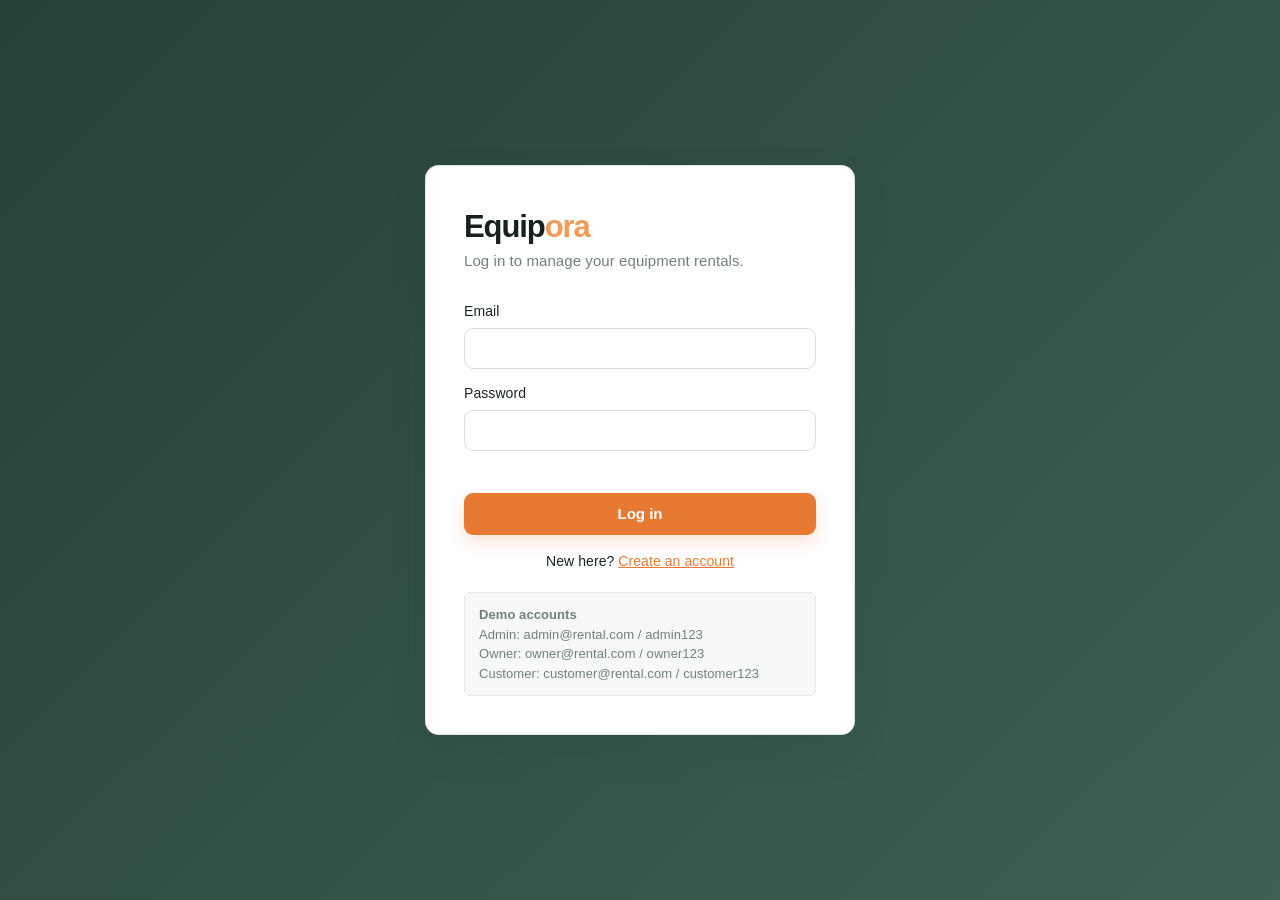
<file: index.html>
<!DOCTYPE html>
<html lang="en">
<head>
  <meta charset="UTF-8">
  <meta name="viewport" content="width=device-width, initial-scale=1">
  <title>Equipora - Equipment Rental Manager</title>
  <link rel="stylesheet" href="css/style.css">
</head>
<body>
  <div class="app">

    <!-- Sidebar navigation -->
    <aside class="sidebar" id="sidebar">
      <div class="brand">Equip<span>ora</span></div>

      <nav>
        <button class="nav-link" data-page="dashboard" data-roles="admin owner customer">
          <svg class="icon" viewBox="0 0 24 24"><path d="M3 3h7v7H3zM14 3h7v7h-7zM14 14h7v7h-7zM3 14h7v7H3z"/></svg>
          Dashboard
        </button>
        <button class="nav-link" data-page="equipment" data-roles="admin owner customer">
          <svg class="icon" viewBox="0 0 24 24"><path d="M21 8l-9-5-9 5v8l9 5 9-5zM3 8l9 5 9-5M12 13v8"/></svg>
          Equipment
        </button>
        <button class="nav-link" data-page="bookings" data-roles="admin owner customer">
          <svg class="icon" viewBox="0 0 24 24"><path d="M3 5h18v16H3zM3 10h18M8 3v4M16 3v4"/></svg>
          <span id="bookingsLabel">Rentals</span>
        </button>
        <button class="nav-link" data-page="users" data-roles="admin">
          <svg class="icon" viewBox="0 0 24 24"><path d="M16 21v-2a4 4 0 0 0-4-4H6a4 4 0 0 0-4 4v2M9 11a4 4 0 1 0 0-8 4 4 0 0 0 0 8zM22 21v-2a4 4 0 0 0-3-3.9M16 3.1a4 4 0 0 1 0 7.8"/></svg>
          Users
        </button>
        <button class="nav-link" data-page="reports" data-roles="admin owner">
          <svg class="icon" viewBox="0 0 24 24"><path d="M5 21V10M12 21V4M19 21v-8"/></svg>
          Reports
        </button>
      </nav>

      <div class="sidebar-footer">
        <p class="user-name" id="userName"></p>
        <p class="user-role" id="userRole"></p>
        <button class="btn small full" id="logoutBtn">Log out</button>
      </div>
    </aside>

    <div class="main">
      <header class="topbar">
        <button class="menu-btn" id="menuBtn" aria-label="Open menu">&#9776;</button>
        <h1 id="pageTitle">Dashboard</h1>
      </header>

      <main class="content">

        <!-- Dashboard -->
        <section class="page" id="dashboard">
          <section class="welcome-hero">
            <div class="hero-copy">
              <span class="eyebrow">EQUIPMENT, WHEN YOU NEED IT</span>
              <h2>Build your next big idea with the right tools.</h2>
              <p>Find dependable equipment from trusted owners and keep every rental moving in one simple workspace.</p>
              <button class="btn primary hero-btn" id="browseEquipmentBtn">Browse equipment <span aria-hidden="true">→</span></button>
            </div>
            <div class="hero-art" aria-hidden="true">
              <div class="hero-glow"></div>
              <span class="hero-shape shape-one"></span>
              <span class="hero-shape shape-two"></span>
              <span class="hero-line"></span>
              <span class="hero-badge">01 <small>RENT SMART</small></span>
            </div>
          </section>
          <div class="cards" id="statCards"></div>
          <div class="section-heading">
            <div>
              <span class="eyebrow">KEEP AN EYE ON YOUR WORK</span>
              <h2>Recent rentals</h2>
            </div>
            <button class="text-btn" id="viewRentalsBtn">View all rentals <span aria-hidden="true">→</span></button>
          </div>
          <div class="table-wrap">
            <table>
              <thead>
                <tr><th>Equipment</th><th>Customer</th><th>Dates</th><th>Status</th></tr>
              </thead>
              <tbody id="recentBody"></tbody>
            </table>
          </div>
        </section>

        <!-- Equipment list -->
        <section class="page hidden" id="equipment">
          <div class="toolbar">
            <input type="search" id="searchInput" placeholder="Search equipment by name">
            <select id="categoryFilter"></select>
            <select id="availabilityFilter">
              <option value="">All availability</option>
              <option value="available">Available</option>
              <option value="unavailable">Unavailable</option>
            </select>
            <select id="sortPrice">
              <option value="">Sort by price</option>
              <option value="low">Low to high</option>
              <option value="high">High to low</option>
            </select>
            <button class="btn primary" id="addEquipmentBtn">Add equipment</button>
          </div>
          <div class="equipment-grid" id="equipmentGrid"></div>
          <p class="empty hidden" id="noResults">No equipment matches your search.</p>
        </section>

        <!-- Rentals / bookings -->
        <section class="page hidden" id="bookings">
          <div class="toolbar">
            <select id="statusFilter">
              <option value="">All statuses</option>
              <option>Pending</option>
              <option>Approved</option>
              <option>Rejected</option>
              <option>Active</option>
              <option>Completed</option>
              <option>Cancelled</option>
            </select>
          </div>
          <div class="table-wrap">
            <table>
              <thead>
                <tr><th>Equipment</th><th>Customer</th><th>Dates</th><th>Total</th><th>Status</th><th>Actions</th></tr>
              </thead>
              <tbody id="bookingsBody"></tbody>
            </table>
          </div>
          <p class="empty hidden" id="noBookings">No rentals found.</p>
        </section>

        <!-- Users (admin only) -->
        <section class="page hidden" id="users">
          <div class="table-wrap">
            <table>
              <thead>
                <tr><th>Name</th><th>Email</th><th>Role</th><th>Actions</th></tr>
              </thead>
              <tbody id="usersBody"></tbody>
            </table>
          </div>
        </section>

        <!-- Reports -->
        <section class="page hidden" id="reports">
          <div class="cards" id="reportCards"></div>
          <h2>Most rented equipment</h2>
          <div class="table-wrap">
            <table>
              <thead>
                <tr><th>Equipment</th><th>Times rented</th></tr>
              </thead>
              <tbody id="mostRentedBody"></tbody>
            </table>
          </div>
        </section>

      </main>
    </div>
  </div>

  <!-- Add / edit equipment form -->
  <dialog id="equipmentDialog">
    <form id="equipmentForm" novalidate>
      <h2 id="equipmentFormTitle">Add equipment</h2>
      <input type="hidden" id="eqId">

      <label>Equipment name
        <input type="text" id="eqName">
      </label>
      <label>Category
        <select id="eqCategory"></select>
      </label>
      <label>Description
        <textarea id="eqDescription" rows="3"></textarea>
      </label>
      <div class="form-row">
        <label>Price per day
          <input type="number" id="eqPrice" min="1">
        </label>
        <label>Quantity
          <input type="number" id="eqQuantity" min="0">
        </label>
      </div>
      <label>Availability
        <select id="eqAvailable">
          <option value="yes">Available</option>
          <option value="no">Unavailable</option>
        </select>
      </label>
      <label>Image (optional, under 500 KB)
        <input type="file" id="eqImage" accept="image/*">
      </label>

      <p class="form-error" id="equipmentError"></p>
      <div class="dialog-actions">
        <button type="button" class="btn" data-close>Cancel</button>
        <button type="submit" class="btn primary">Save equipment</button>
      </div>
    </form>
  </dialog>

  <!-- Equipment details -->
  <dialog id="detailsDialog">
    <div id="detailsContent"></div>
    <div class="dialog-actions">
      <button type="button" class="btn" data-close>Close</button>
    </div>
  </dialog>

  <!-- Rental request form -->
  <dialog id="rentDialog">
    <form id="rentForm" novalidate>
      <h2>Rental request</h2>
      <p class="note" id="rentEquipmentName"></p>
      <input type="hidden" id="rentEquipmentId">

      <label>Start date
        <input type="date" id="startDate">
      </label>
      <label>End date
        <input type="date" id="endDate">
      </label>
      <p class="note" id="rentTotal"></p>

      <p class="form-error" id="rentError"></p>
      <div class="dialog-actions">
        <button type="button" class="btn" data-close>Cancel</button>
        <button type="submit" class="btn primary">Send request</button>
      </div>
    </form>
  </dialog>

  <script src="js/main.js"></script>
  <script src="js/auth.js"></script>
  <script src="js/equipment.js"></script>
  <script src="js/bookings.js"></script>
  <script src="js/dashboard.js"></script>
</body>
</html>
</file>
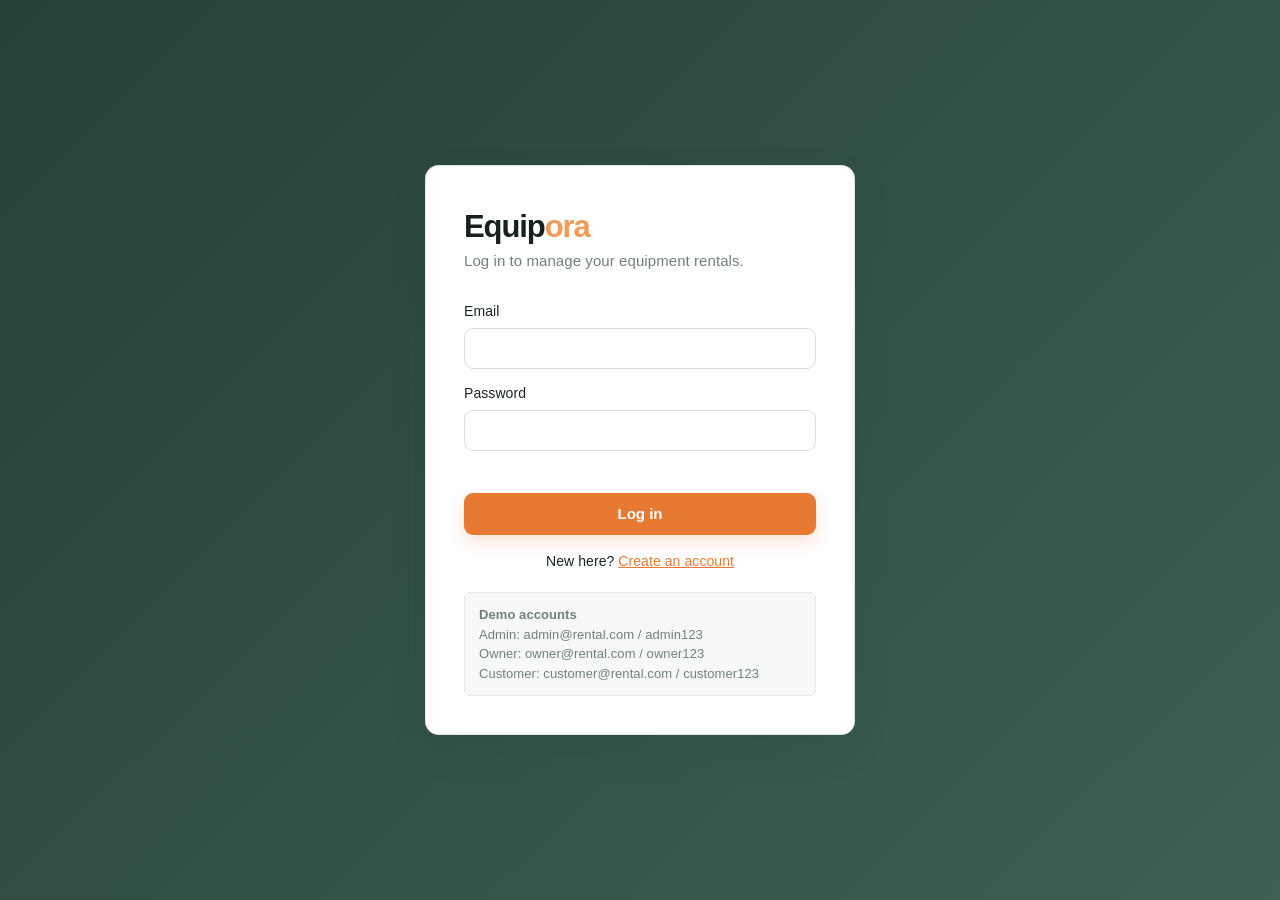
<file: login.html>
<!DOCTYPE html>
<html lang="en">
<head>
  <meta charset="UTF-8">
  <meta name="viewport" content="width=device-width, initial-scale=1">
  <title>Log in - Equipora</title>
  <link rel="stylesheet" href="css/style.css">
</head>
<body class="auth-page">
  <main class="auth-box">
    <h1 class="auth-brand">Equip<span>ora</span></h1>
    <p class="auth-subtitle">Log in to manage your equipment rentals.</p>

    <form id="loginForm" novalidate>
      <label>Email
        <input type="email" id="email" autocomplete="email">
      </label>
      <label>Password
        <input type="password" id="password" autocomplete="current-password">
      </label>
      <p class="form-error" id="formError"></p>
      <button type="submit" class="btn primary full">Log in</button>
    </form>

    <p class="auth-switch">New here? <a href="register.html">Create an account</a></p>

    <div class="demo-box">
      <strong>Demo accounts</strong>
      <p>Admin: admin@rental.com / admin123</p>
      <p>Owner: owner@rental.com / owner123</p>
      <p>Customer: customer@rental.com / customer123</p>
    </div>
  </main>

  <script src="js/main.js"></script>
  <script src="js/auth.js"></script>
</body>
</html>
</file>
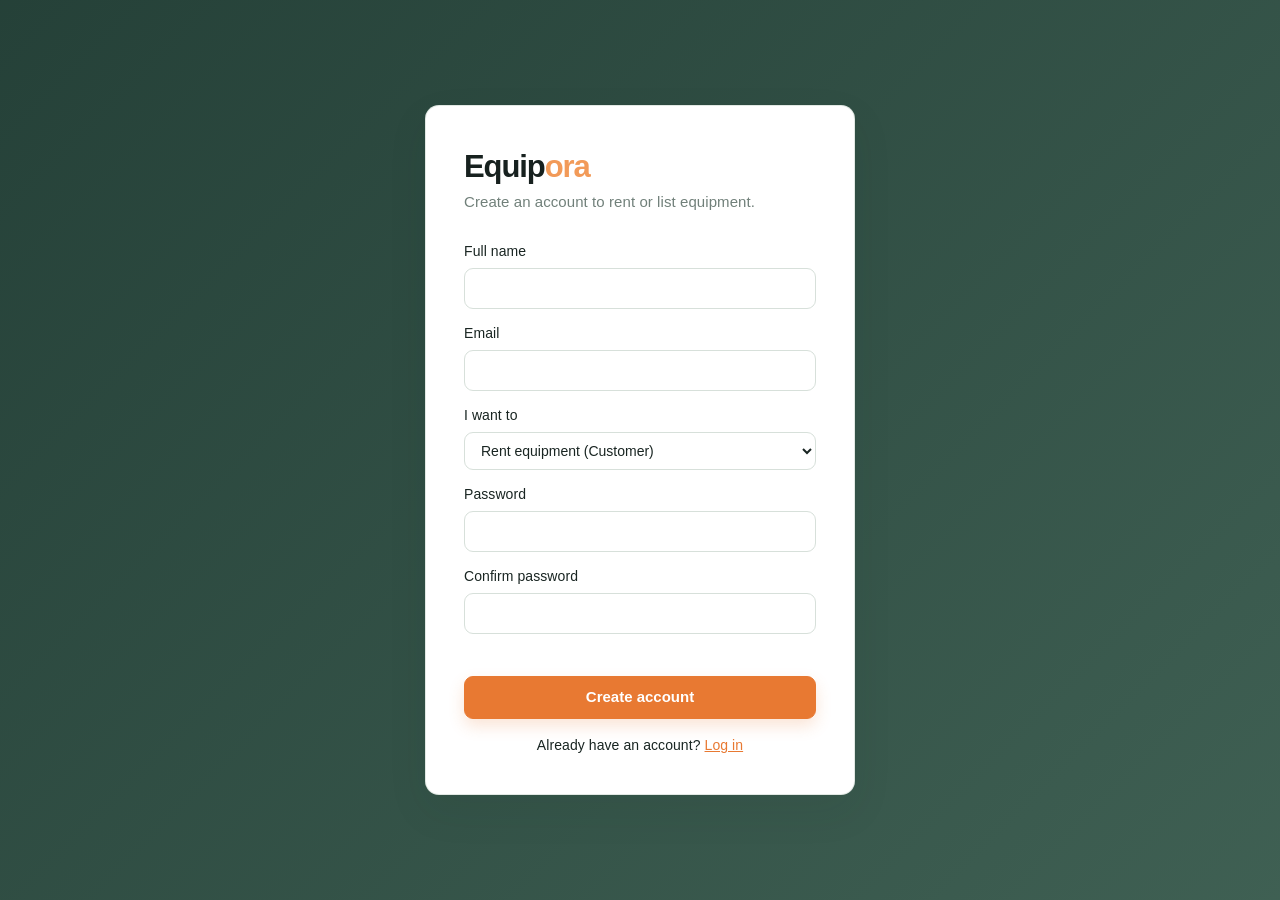
<file: register.html>
<!DOCTYPE html>
<html lang="en">
<head>
  <meta charset="UTF-8">
  <meta name="viewport" content="width=device-width, initial-scale=1">
  <title>Create account - Equipora</title>
  <link rel="stylesheet" href="css/style.css">
</head>
<body class="auth-page">
  <main class="auth-box">
    <h1 class="auth-brand">Equip<span>ora</span></h1>
    <p class="auth-subtitle">Create an account to rent or list equipment.</p>

    <form id="registerForm" novalidate>
      <label>Full name
        <input type="text" id="name" autocomplete="name">
      </label>
      <label>Email
        <input type="email" id="email" autocomplete="email">
      </label>
      <label>I want to
        <select id="role">
          <option value="customer">Rent equipment (Customer)</option>
          <option value="owner">List my equipment (Owner)</option>
        </select>
      </label>
      <label>Password
        <input type="password" id="password" autocomplete="new-password">
      </label>
      <label>Confirm password
        <input type="password" id="confirmPassword" autocomplete="new-password">
      </label>
      <p class="form-error" id="formError"></p>
      <button type="submit" class="btn primary full">Create account</button>
    </form>

    <p class="auth-switch">Already have an account? <a href="login.html">Log in</a></p>
  </main>

  <script src="js/main.js"></script>
  <script src="js/auth.js"></script>
</body>
</html>
</file>
<file: css/style.css>
/* ---------- Basic setup ---------- */
* {
  box-sizing: border-box;
  margin: 0;
  padding: 0;
}

:root {
  --sidebar: #1f2933;
  --accent: #b45f06;
  --accent-dark: #8f4a04;
  --text: #1f2933;
  --muted: #6b7785;
  --border: #e2e6ea;
  --bg: #f4f5f7;
  --danger: #b42318;
  --success: #1a7f45;
}

body {
  font-family: "Segoe UI", Roboto, Arial, sans-serif;
  font-size: 15px;
  line-height: 1.5;
  color: var(--text);
  background: var(--bg);
}

h1 { font-size: 22px; }
h2 { font-size: 18px; margin-bottom: 12px; }
a { color: var(--accent); }

.hidden { display: none !important; }

/* ---------- Layout ---------- */
.app { display: flex; min-height: 100vh; }

.sidebar {
  width: 240px;
  background: var(--sidebar);
  color: #cbd2d9;
  display: flex;
  flex-direction: column;
  position: fixed;
  top: 0;
  bottom: 0;
  left: 0;
  z-index: 20;
  transition: transform 0.25s;
}

.brand {
  padding: 22px 20px;
  font-size: 22px;
  font-weight: 700;
  color: #fff;
}

.brand span, .auth-brand span { color: #f0a04b; }

.nav-link {
  display: flex;
  align-items: center;
  gap: 10px;
  width: 100%;
  padding: 11px 20px;
  background: none;
  border: none;
  border-left: 3px solid transparent;
  color: #cbd2d9;
  font: inherit;
  text-align: left;
  cursor: pointer;
  transition: background 0.2s;
}

.nav-link:hover { background: rgba(255, 255, 255, 0.07); }

.nav-link.active {
  color: #fff;
  background: rgba(255, 255, 255, 0.1);
  border-left-color: #f0a04b;
}

.icon {
  width: 18px;
  height: 18px;
  fill: none;
  stroke: currentColor;
  stroke-width: 2;
  stroke-linecap: round;
  stroke-linejoin: round;
}

.sidebar-footer {
  margin-top: auto;
  padding: 16px 20px;
  border-top: 1px solid rgba(255, 255, 255, 0.1);
}

.user-name { color: #fff; font-weight: 600; }
.user-role { font-size: 13px; margin-bottom: 10px; }

.main { margin-left: 240px; flex: 1; min-width: 0; }

.topbar {
  display: flex;
  align-items: center;
  gap: 12px;
  padding: 14px 24px;
  background: #fff;
  border-bottom: 1px solid var(--border);
  position: sticky;
  top: 0;
  z-index: 10;
}

.menu-btn {
  display: none;
  background: none;
  border: none;
  font-size: 24px;
  cursor: pointer;
}

.content { padding: 24px; }

/* ---------- Cards and tables ---------- */
.cards {
  display: grid;
  grid-template-columns: repeat(auto-fit, minmax(170px, 1fr));
  gap: 16px;
  margin-bottom: 28px;
}

.card {
  background: #fff;
  border: 1px solid var(--border);
  border-left: 4px solid var(--accent);
  border-radius: 6px;
  padding: 16px 18px;
}

.card-label { color: var(--muted); font-size: 14px; }
.card-value { font-size: 28px; font-weight: 600; }

.table-wrap {
  background: #fff;
  border: 1px solid var(--border);
  border-radius: 6px;
  overflow-x: auto;
  margin-bottom: 20px;
}

table { width: 100%; border-collapse: collapse; min-width: 620px; }

th, td {
  text-align: left;
  padding: 12px 14px;
  border-bottom: 1px solid var(--border);
  font-size: 14px;
}

th { background: #f9fafb; color: var(--muted); font-weight: 600; }
tr:last-child td { border-bottom: none; }
td .btn { margin: 2px 4px 2px 0; }

.empty { text-align: center; color: var(--muted); padding: 40px 0; }

/* ---------- Status badges ---------- */
.badge {
  display: inline-block;
  padding: 2px 10px;
  border-radius: 12px;
  font-size: 13px;
  font-weight: 500;
}

.badge.pending { background: #fef3c7; color: #92400e; }
.badge.approved { background: #dbeafe; color: #1e40af; }
.badge.rejected, .badge.unavailable { background: #fee2e2; color: #991b1b; }
.badge.active, .badge.available { background: #dcfce7; color: #166534; }
.badge.completed { background: #e5e7eb; color: #374151; }
.badge.cancelled { background: #f3f4f6; color: #6b7280; }

/* ---------- Buttons and forms ---------- */
.btn {
  display: inline-block;
  padding: 9px 16px;
  background: #fff;
  color: var(--text);
  border: 1px solid #cbd2d9;
  border-radius: 6px;
  font: inherit;
  cursor: pointer;
  transition: background 0.2s;
}

.btn:hover { background: #f1f3f5; }
.btn.primary { background: var(--accent); border-color: var(--accent); color: #fff; }
.btn.primary:hover { background: var(--accent-dark); }
.btn.danger { color: var(--danger); border-color: #f1b5b0; }
.btn.danger:hover { background: #fef2f1; }
.btn.small { padding: 5px 10px; font-size: 13px; }
.btn.full { width: 100%; }

input, select, textarea {
  font: inherit;
  padding: 9px 12px;
  border: 1px solid #cbd2d9;
  border-radius: 6px;
  background: #fff;
  color: var(--text);
}

input:focus, select:focus, textarea:focus {
  outline: 2px solid rgba(180, 95, 6, 0.35);
  border-color: var(--accent);
}

label {
  display: block;
  font-size: 14px;
  font-weight: 500;
  margin-bottom: 14px;
}

label input, label select, label textarea {
  display: block;
  width: 100%;
  margin-top: 6px;
  font-weight: 400;
}

.form-row { display: grid; grid-template-columns: 1fr 1fr; gap: 12px; }
.form-error { color: var(--danger); font-size: 14px; min-height: 20px; margin-bottom: 8px; }
.note { color: var(--muted); font-size: 14px; margin-bottom: 12px; }

.toolbar { display: flex; flex-wrap: wrap; gap: 10px; margin-bottom: 20px; }
.toolbar input[type="search"] { flex: 1; min-width: 200px; }

/* ---------- Equipment cards ---------- */
.equipment-grid {
  display: grid;
  grid-template-columns: repeat(auto-fill, minmax(250px, 1fr));
  gap: 20px;
}

.equipment-card {
  background: #fff;
  border: 1px solid var(--border);
  border-radius: 6px;
  overflow: hidden;
  transition: box-shadow 0.2s;
}

.equipment-card:hover { box-shadow: 0 4px 14px rgba(31, 41, 51, 0.1); }
.equipment-card img { width: 100%; height: 160px; object-fit: cover; display: block; }
.card-body { padding: 14px 16px 16px; }
.card-body h3 { font-size: 17px; margin: 2px 0; }
.category { font-size: 13px; color: var(--muted); }
.price { font-weight: 600; color: var(--accent); }
.price small { font-weight: 400; color: var(--muted); }
.meta { font-size: 13px; color: var(--muted); margin-bottom: 8px; }
.card-actions { display: flex; flex-wrap: wrap; gap: 6px; margin-top: 12px; }

/* ---------- Dialogs ---------- */
dialog {
  border: none;
  border-radius: 8px;
  padding: 24px;
  width: min(480px, 92vw);
  max-height: 90vh;
  overflow-y: auto;
  margin: auto;
}

dialog::backdrop { background: rgba(31, 41, 51, 0.5); }
.dialog-actions { display: flex; justify-content: flex-end; gap: 10px; margin-top: 8px; }

.details-image { width: 100%; height: 200px; object-fit: cover; border-radius: 6px; margin-bottom: 14px; }
.details-list { display: grid; grid-template-columns: 110px 1fr; gap: 6px 10px; margin: 14px 0; font-size: 14px; }
.details-list dt { color: var(--muted); }

/* ---------- Message at the top right ---------- */
.message {
  position: fixed;
  top: 16px;
  right: 16px;
  padding: 12px 18px;
  border-radius: 6px;
  color: #fff;
  z-index: 100;
  box-shadow: 0 4px 12px rgba(0, 0, 0, 0.15);
}

.message.success { background: var(--success); }
.message.error { background: var(--danger); }

/* ---------- Login and register pages ---------- */
.auth-page {
  min-height: 100vh;
  display: flex;
  align-items: center;
  justify-content: center;
  padding: 20px;
}

.auth-box {
  width: 100%;
  max-width: 400px;
  background: #fff;
  border: 1px solid var(--border);
  border-radius: 8px;
  padding: 32px;
}

.auth-brand { font-size: 26px; color: var(--sidebar); }
.auth-subtitle { color: var(--muted); margin-bottom: 22px; }
.auth-switch { text-align: center; margin-top: 16px; font-size: 14px; }

.demo-box {
  margin-top: 20px;
  padding: 12px 14px;
  background: #f9fafb;
  border: 1px solid var(--border);
  border-radius: 6px;
  font-size: 13px;
  color: var(--muted);
}

/* ---------- Tablet and mobile ---------- */
@media (max-width: 800px) {
  .sidebar { transform: translateX(-100%); }
  .sidebar.open { transform: none; }
  .main { margin-left: 0; }
  .menu-btn { display: block; }
  .content { padding: 16px; }
  .topbar { padding: 12px 16px; }
}

/* ---------- Equipora visual refresh ---------- */
:root {
  --sidebar: #17211f;
  --accent: #e87932;
  --accent-dark: #c85d1f;
  --text: #192522;
  --muted: #71807a;
  --border: #e6ebe7;
  --bg: #f5f7f4;
  --success: #27835f;
  --shadow: 0 16px 40px rgba(29, 48, 40, 0.08);
}

body {
  background:
    radial-gradient(circle at 85% -10%, rgba(232, 121, 50, 0.08), transparent 30rem),
    var(--bg);
  letter-spacing: 0.005em;
}

h1, h2, h3, .brand, .auth-brand { letter-spacing: -0.035em; }
h1 { font-size: 24px; }
h2 { font-size: 21px; }

.sidebar {
  background: linear-gradient(165deg, #17211f 0%, #20302b 100%);
  box-shadow: 12px 0 35px rgba(18, 35, 29, 0.08);
}

.brand {
  padding: 28px 24px;
  font-size: 25px;
  letter-spacing: -0.06em;
}

.brand span, .auth-brand span { color: #f29a58; }
.nav-link { padding: 13px 24px; border-left-width: 4px; }
.nav-link.active { background: rgba(255, 255, 255, 0.09); border-left-color: #f29a58; }
.nav-link:hover { background: rgba(255, 255, 255, 0.06); }

.main { background: transparent; }
.topbar {
  padding: 18px 34px;
  background: rgba(255, 255, 255, 0.88);
  backdrop-filter: blur(14px);
}
.content { max-width: 1480px; padding: 34px; }

.welcome-hero {
  min-height: 270px;
  display: grid;
  grid-template-columns: minmax(0, 1.15fr) minmax(260px, 0.85fr);
  overflow: hidden;
  position: relative;
  margin-bottom: 28px;
  border-radius: 22px;
  color: #fff;
  background: linear-gradient(115deg, #203b34 0%, #31594b 56%, #4f775e 100%);
  box-shadow: 0 22px 45px rgba(40, 78, 64, 0.18);
}

.hero-copy { position: relative; z-index: 2; padding: 42px 44px; max-width: 650px; }
.eyebrow {
  display: block;
  margin-bottom: 11px;
  color: #e87932;
  font-size: 11px;
  font-weight: 800;
  letter-spacing: 0.16em;
}
.welcome-hero .eyebrow { color: #f6b27c; }
.welcome-hero h2 { max-width: 540px; margin-bottom: 12px; font-size: clamp(29px, 4vw, 46px); line-height: 1.06; }
.welcome-hero p { max-width: 500px; color: rgba(255, 255, 255, 0.76); font-size: 15px; }
.hero-btn { margin-top: 23px; padding: 11px 17px; }
.hero-btn span, .text-btn span { margin-left: 9px; font-size: 18px; }
.hero-art { position: relative; min-height: 270px; overflow: hidden; }
.hero-glow { position: absolute; width: 290px; height: 290px; right: 3%; top: -25px; border: 1px solid rgba(255,255,255,.16); border-radius: 50%; box-shadow: 0 0 0 34px rgba(255,255,255,.035), 0 0 0 68px rgba(255,255,255,.025); }
.hero-shape { position: absolute; display: block; transform: rotate(27deg); border-radius: 14px; background: rgba(231, 155, 86, 0.78); }
.shape-one { width: 180px; height: 82px; right: 80px; bottom: 30px; }
.shape-two { width: 120px; height: 56px; right: 10px; bottom: 97px; background: rgba(255,255,255,.15); }
.hero-line { position: absolute; right: 115px; bottom: 51px; width: 4px; height: 150px; transform: rotate(27deg); background: #f9d1a5; border-radius: 5px; }
.hero-badge { position: absolute; right: 38px; top: 31px; color: rgba(255,255,255,.85); font-size: 34px; font-weight: 700; }
.hero-badge small { display: block; margin-top: -6px; font-size: 9px; letter-spacing: .15em; }

.cards { gap: 14px; margin-bottom: 34px; }
.card {
  border: 1px solid rgba(222, 230, 224, 0.9);
  border-left: 0;
  border-radius: 14px;
  padding: 18px 19px;
  box-shadow: 0 8px 25px rgba(29, 48, 40, 0.035);
}
.card-label { font-size: 12px; font-weight: 600; text-transform: uppercase; letter-spacing: .05em; }
.card-value { margin-top: 4px; color: #203c34; font-size: 30px; }
.section-heading { display: flex; align-items: end; justify-content: space-between; margin-bottom: 14px; }
.section-heading h2 { margin-bottom: 0; }
.text-btn { border: 0; background: transparent; color: var(--accent-dark); font: inherit; font-size: 14px; font-weight: 700; cursor: pointer; }

.table-wrap, .equipment-card, .auth-box {
  border: 1px solid rgba(222, 230, 224, 0.9);
  border-radius: 14px;
  box-shadow: var(--shadow);
}
.table-wrap { background: rgba(255, 255, 255, 0.82); }
th { background: #f7f9f7; }
th, td { padding: 14px 16px; }

.toolbar {
  padding: 15px;
  border: 1px solid var(--border);
  border-radius: 14px;
  background: rgba(255,255,255,.75);
  box-shadow: 0 8px 24px rgba(29, 48, 40, 0.04);
}
input, select, textarea { border-color: #d7e0da; border-radius: 9px; }
.btn { border-radius: 9px; font-weight: 600; }
.btn.primary { box-shadow: 0 7px 16px rgba(232, 121, 50, .2); }

.equipment-grid { gap: 22px; }
.equipment-card { border-radius: 16px; }
.equipment-card:hover { transform: translateY(-3px); box-shadow: 0 18px 35px rgba(29, 48, 40, 0.13); }
.equipment-card img { height: 180px; }
.card-body { padding: 17px 18px 18px; }
.card-body h3 { font-size: 19px; }
.price { font-size: 17px; }
.category { color: var(--accent-dark); font-weight: 700; }

.auth-page {
  background:
    linear-gradient(135deg, rgba(28, 57, 48, .96), rgba(44, 80, 66, .91)),
    url("https://images.unsplash.com/photo-1504307651254-35680f356dfd?auto=format&fit=crop&w=1800&q=80") center / cover;
}
.auth-box { max-width: 430px; padding: 38px; }
.auth-brand { font-size: 31px; }
.auth-subtitle { margin-bottom: 28px; }
.demo-box { background: #f6f9f6; border-color: #e2eae3; }

@media (max-width: 800px) {
  .topbar { padding: 15px 18px; }
  .content { padding: 18px; }
  .welcome-hero { display: block; min-height: 390px; }
  .hero-copy { padding: 31px 27px; }
  .hero-art { min-height: 120px; }
  .shape-one { right: 22%; bottom: 10px; }
  .shape-two { right: 5%; bottom: 55px; }
  .hero-line { right: 28%; bottom: 26px; height: 110px; }
  .hero-badge { right: 24px; top: 10px; }
  .section-heading { align-items: start; gap: 10px; }
}
</file>
